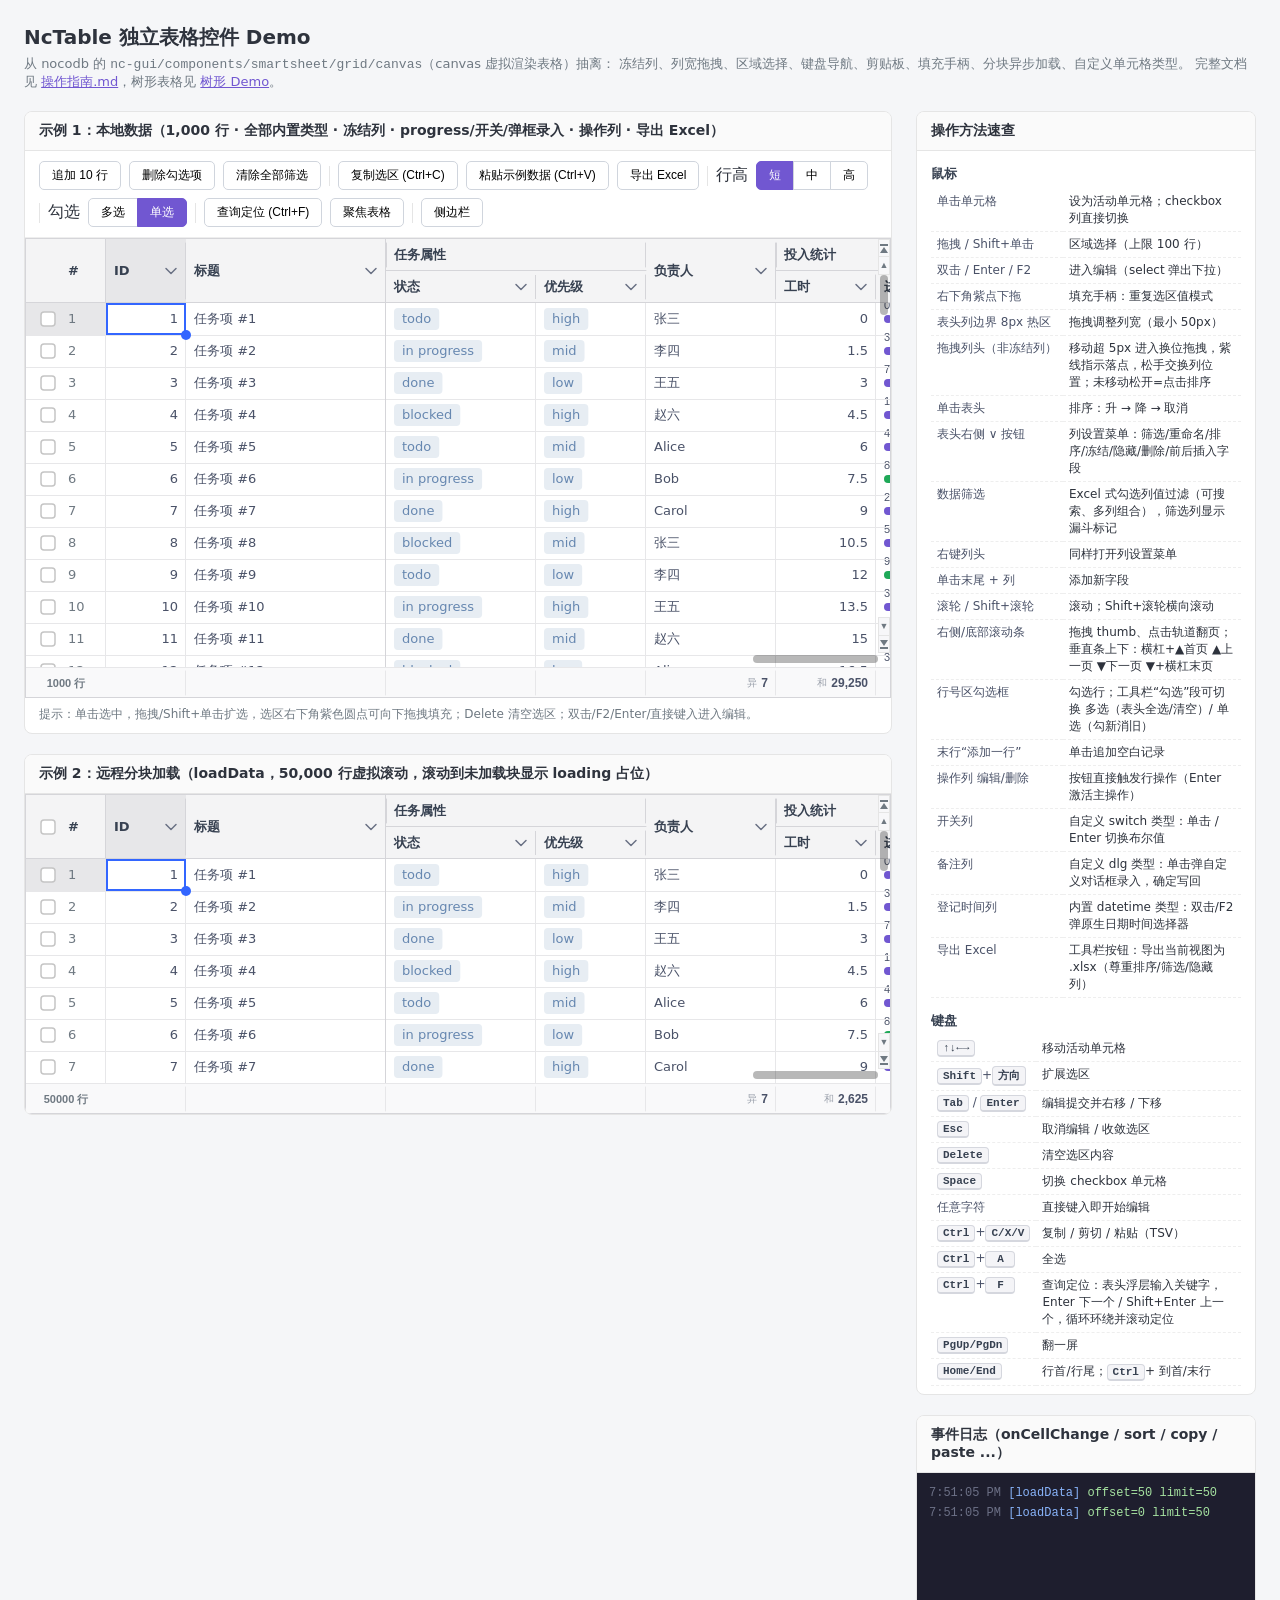
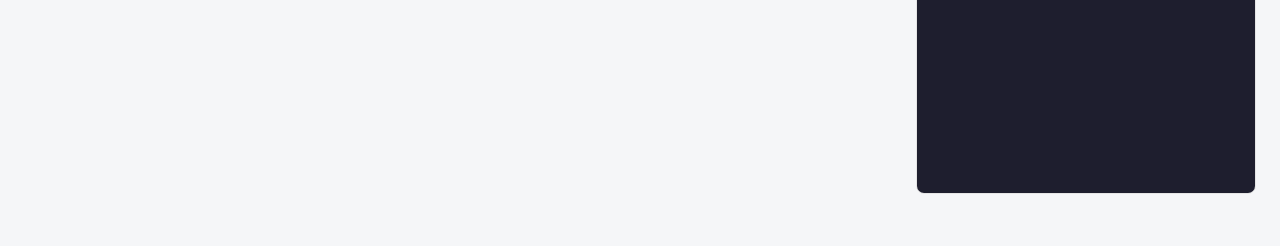
<file: nc-table/example/index.html>
<!DOCTYPE html>
<html lang="zh-CN">
<head>
  <meta charset="UTF-8" />
  <meta name="viewport" content="width=device-width, initial-scale=1.0" />
  <title>NcTable - Canvas 表格控件 Demo 与操作说明</title>
  <link rel="stylesheet" href="../src/nc-table.css?v=20260917d" />
  <style>
    body {
      margin: 0;
      padding: 24px;
      font-family: Inter, ui-sans-serif, system-ui, sans-serif;
      background: #f5f6f8;
      color: #2e333d;
    }
    h1 { font-size: 20px; margin: 0 0 4px; }
    .sub { color: #6f7982; font-size: 13px; margin-bottom: 20px; }
    .sub a { color: #7157d1; }
    .card {
      background: #fff;
      border: 1px solid #e5e5e5;
      border-radius: 8px;
      margin-bottom: 20px;
      overflow: hidden;
    }
    .card h2 {
      font-size: 14px;
      margin: 0;
      padding: 10px 14px;
      border-bottom: 1px solid #e5e5e5;
      background: #fafafa;
    }
    .toolbar {
      display: flex;
      gap: 8px;
      padding: 10px 14px;
      border-bottom: 1px solid #eee;
      flex-wrap: wrap;
      align-items: center;
    }
    .toolbar button, .seg button {
      padding: 5px 12px;
      font-size: 12px;
      border: 1px solid #d0d5dd;
      background: #fff;
      border-radius: 5px;
      cursor: pointer;
    }
    .toolbar button:hover, .seg button:hover { background: #f2f0ff; border-color: #7157d1; }
    .toolbar .sep { width: 1px; height: 20px; background: #e5e5e5; }
    .seg { display: inline-flex; gap: 0; }
    .seg button { border-radius: 0; margin-left: -1px; }
    .seg button:first-child { border-radius: 5px 0 0 5px; margin-left: 0; }
    .seg button:last-child { border-radius: 0 5px 5px 0; }
    .seg button.on { background: #7157d1; border-color: #7157d1; color: #fff; }
    .grid { display: grid; grid-template-columns: minmax(0, 1fr) 340px; gap: 24px; align-items: start; }
    #table1 { height: 460px; }
.t-with-side { display: flex; align-items: stretch; }
.t-with-side > .table-host { flex: 1 1 auto; min-width: 0; }
#side {
  flex: 0 0 300px; width: 300px; height: 460px; display: flex; flex-direction: column;
  border-left: 1px solid #d5d5d9; background: #fafbfc; box-sizing: border-box;
  font-size: 12px; color: #374151;
}
#side[hidden] { display: none; }
#side .side-tabs { display: flex; align-items: center; background: #fff; border-bottom: 1px solid #e7e7e9; flex: 0 0 auto; }
#side .stab {
  flex: 1 1 auto; border: none; background: none; padding: 9px 2px 7px; font: inherit;
  color: #6a7184; cursor: pointer; border-bottom: 2px solid transparent; white-space: nowrap;
}
#side .stab:hover { color: #7157d1; }
#side .stab.on { color: #7157d1; font-weight: 600; border-bottom-color: #7157d1; }
#side .close { border: none; background: none; font-size: 16px; line-height: 1; color: #6a7184; cursor: pointer; padding: 0 8px 0 4px; }
#side .side-body { flex: 1 1 auto; overflow-y: auto; padding: 10px 12px; }
#side .spane { display: none; }
#side .spane.on { display: block; }
#side .sec { border-top: 1px solid #e7e7e9; margin-top: 10px; padding-top: 10px; }
#side .sec > .sect { display: block; margin-bottom: 4px; color: #6a7184; }
#side .fld { margin: 0 0 8px; }
#side .fld > label { display: block; margin-bottom: 2px; color: #6a7184; }
#side .fld input, #side .fld select, #side .fld textarea {
  width: 100%; box-sizing: border-box; border: 1px solid #d5d5d9; border-radius: 4px;
  padding: 4px 6px; font: inherit; background: #fff;
}
#side .fld textarea { height: 72px; resize: vertical; }
#side .chk { display: flex; align-items: center; gap: 6px; margin: 0 0 8px; cursor: pointer; }
#side .chk input { width: auto; }
#side button.sbtn { border: 1px solid #d5d5d9; background: #fff; border-radius: 4px; padding: 3px 10px; cursor: pointer; font: inherit; }
#side button.sbtn:hover { border-color: #7157d1; color: #7157d1; }
#side button.sbtn.danger:hover { border-color: #e24d4d; color: #e24d4d; }
#side .meta { background: #f4f4f7; border: 1px solid #ececf1; border-radius: 4px; padding: 4px 8px; word-break: break-all; color: #4a5268; }
#side .hint { color: #9aa2af; }
#side .hidlist .it { display: flex; justify-content: space-between; align-items: center; gap: 8px; padding: 2px 0; }
#side .rv-nav { display: flex; align-items: center; gap: 4px; margin-bottom: 8px; }
#side .rv-nav button {
  flex: 0 0 auto; width: 28px; height: 24px; padding: 0; border: 1px solid #d5d5d9; background: #fff;
  border-radius: 4px; cursor: pointer; font-size: 11px; color: #4a5268; line-height: 1;
}
#side .rv-nav button:hover:not(:disabled) { border-color: #7157d1; color: #7157d1; background: #f7f5ff; }
#side .rv-nav button:disabled { color: #c3c8d2; background: #f4f5f7; cursor: default; }
#side .rv-nav .rv-pos { flex: 1 1 auto; display: flex; align-items: center; justify-content: center; gap: 3px; color: #6a7184; }
#side .rv-nav .rv-pos input {
  width: 48px; text-align: center; border: 1px solid #d5d5d9; border-radius: 4px; padding: 2px 2px; font: inherit; background: #fff;
}
#side .rv-nav .rv-pos input:focus { outline: none; border-color: #7157d1; }
    /* 行数据树弹层编辑器（挂在 body 下，fixed 定位） */
    .rt-pop {
      position: fixed; z-index: 120; background: #fff; border: 1px solid #d0d5dd; border-radius: 6px;
      box-shadow: 0 10px 28px rgba(20, 22, 40, 0.18); padding: 8px 10px;
      font: 12px Inter, ui-sans-serif, system-ui, sans-serif; color: #374151;
    }
    .rt-pop .t { color: #6a7184; margin-bottom: 4px; }
    .rt-pop input, .rt-pop select {
      width: 100%; min-width: 150px; box-sizing: border-box; border: 1px solid #d5d5d9; border-radius: 4px;
      padding: 4px 6px; font: inherit; background: #fff;
    }
    .rt-pop .chk { display: flex; align-items: center; gap: 6px; }
    #table2 { height: 320px; }
    /* 自定义弹框（dlg 单元格类型示例） */
    .dlg-mask {
      position: fixed; inset: 0; z-index: 100;
      background: rgba(15, 17, 26, 0.45);
      display: flex; align-items: center; justify-content: center;
    }
    .dlg-box {
      width: 420px; background: #fff; border-radius: 10px;
      box-shadow: 0 16px 48px rgba(0, 0, 0, 0.28);
      padding: 16px 18px; font-size: 13px; color: #2e333d;
    }
    .dlg-title { font-weight: 600; font-size: 14px; margin-bottom: 10px; }
    .dlg-box textarea {
      width: 100%; height: 96px; box-sizing: border-box;
      border: 1px solid #d0d5dd; border-radius: 6px; padding: 8px 10px;
      font: 400 13px Inter, ui-sans-serif, system-ui, sans-serif;
      color: #2e333d; resize: vertical; outline: none;
    }
    .dlg-box textarea:focus { border-color: #7157d1; box-shadow: 0 0 0 3px rgba(113, 87, 209, 0.15); }
    .dlg-btns { display: flex; justify-content: flex-end; gap: 8px; margin-top: 12px; }
    .dlg-btns button { padding: 6px 16px; font-size: 12px; border: 1px solid #d0d5dd; background: #fff; border-radius: 5px; cursor: pointer; }
    .dlg-btns button.primary { background: #7157d1; border-color: #7157d1; color: #fff; }
    .dlg-btns button:hover { border-color: #7157d1; }
    /* 操作说明面板 */
    .ops h3 { font-size: 13px; margin: 14px 14px 6px; color: #374151; }
    .ops h3:first-child { margin-top: 10px; }
    .ops table { width: calc(100% - 28px); margin: 0 14px 8px; border-collapse: collapse; font-size: 12px; }
    .ops td { padding: 4px 6px; border-bottom: 1px dashed #eee; vertical-align: top; }
    .ops td:first-child { white-space: nowrap; color: #4a5268; }
    kbd {
      display: inline-block; min-width: 18px; text-align: center;
      padding: 1px 5px; font: 600 11px Consolas, monospace;
      background: #f4f4f7; border: 1px solid #d5d7de; border-bottom-width: 2px; border-radius: 4px;
      color: #374151;
    }
    #log {
      height: 300px;
      overflow-y: auto;
      background: #1e1e2e;
      color: #a6e3a1;
      font: 12px/1.7 Consolas, monospace;
      padding: 10px 12px;
      border-radius: 8px;
    }
    #log .ev { color: #89b4fa; }
    #log .ts { color: #6c7086; }
    .foot { color: #6f7982; font-size: 12px; margin-top: 8px; }
  </style>
</head>
<body>
  <h1>NcTable 独立表格控件 Demo</h1>
  <div class="sub">
    从 nocodb 的 <code>nc-gui/components/smartsheet/grid/canvas</code>（canvas 虚拟渲染表格）抽离：
    冻结列、列宽拖拽、区域选择、键盘导航、剪贴板、填充手柄、分块异步加载、自定义单元格类型。
    完整文档见 <a href="../操作指南.md">操作指南.md</a>，树形表格见 <a href="tree.html">树形 Demo</a>。
  </div>

  <div class="grid">
    <div>
      <div class="card">
        <h2>示例 1：本地数据（1,000 行 · 全部内置类型 · 冻结列 · progress/开关/弹框录入 · 操作列 · 导出 Excel）</h2>
        <div class="toolbar">
          <button id="btn-add">追加 10 行</button>
          <button id="btn-del">删除勾选项</button>
          <button id="btn-clearf">清除全部筛选</button>
          <span class="sep"></span>
          <button id="btn-copy">复制选区 (Ctrl+C)</button>
          <button id="btn-paste">粘贴示例数据 (Ctrl+V)</button>
          <button id="btn-export">导出 Excel</button>
          <span class="sep"></span>
          行高
          <span class="seg" id="seg-rowh">
            <button data-h="32" class="on">短</button><button data-h="60">中</button><button data-h="90">高</button>
          </span>
          <span class="sep"></span>
          勾选
          <span class="seg" id="seg-rowsel">
            <button data-m="multiple">多选</button><button data-m="single" class="on">单选</button>
          </span>
          <span class="sep"></span>
          <button id="btn-search">查询定位 (Ctrl+F)</button>
          <button id="btn-focus">聚焦表格</button>
          <span class="sep"></span>
          <button id="btn-side">侧边栏</button>
        </div>
        <div class="t-with-side">
          <div id="table1" class="table-host"></div>
          <aside id="side" hidden>
            <div class="side-tabs" id="side-tabs">
              <button class="stab on" data-tab="col">列属性</button>
              <button class="stab" data-tab="row">行数据</button>
              <button class="stab" data-tab="cell">单元格</button>
              <button class="stab" data-tab="ext">自定义</button>
              <button class="close" id="btn-side-close" title="关闭">×</button>
            </div>
            <div class="side-body">
              <section class="spane on" data-pane="col">
                <div id="cp-empty" class="hint" hidden>点击表格中的单元格后，可在此编辑当前列的属性。</div>
                <div id="cp-form">
                  <div class="fld"><label>列标题</label><input id="cp-title" /></div>
                  <div class="fld"><label>字段 key / 分组</label><div class="meta" id="cp-key">-</div></div>
                  <div class="fld"><label>数据类型</label><select id="cp-type"></select></div>
                  <div class="fld" id="cp-options-wrap"><label>选项（每行一个，支持 <code>标签=值</code>）</label><textarea id="cp-options"></textarea></div>
                  <div class="fld"><label>占位提示</label><input id="cp-placeholder" /></div>
                  <div class="fld"><label>列宽 (px)</label><input id="cp-width" type="number" min="50" step="1" /></div>
                  <div class="fld"><label>数据对齐</label>
                    <select id="cp-align">
                      <option value="">默认（按类型）</option>
                      <option value="left">左对齐</option>
                      <option value="center">居中</option>
                      <option value="right">右对齐</option>
                    </select>
                  </div>
                  <label class="chk"><input type="checkbox" id="cp-fixed" /> 固定到左侧</label>
                  <label class="chk"><input type="checkbox" id="cp-sortable" /> 允许排序</label>
                  <div style="display:flex;gap:8px;">
                    <button class="sbtn" id="btn-cp-hide">隐藏本列</button>
                    <button class="sbtn danger" id="btn-cp-del">删除本列</button>
                  </div>
                </div>
                <div class="sec" id="cp-hidden-sec">
                  <span class="sect">已隐藏字段（<span id="cp-hidden-n">0</span>）</span>
                  <div class="hidlist" id="cp-hidden"></div>
                  <div style="margin-top:6px;"><button class="sbtn" id="btn-cp-showall">全部恢复</button></div>
                </div>
              </section>

              <section class="spane" data-pane="row">
                <div class="rv-nav">
                  <button id="btn-rv-first" title="首行">⏮</button>
                  <button id="btn-rv-prev" title="上一行">◀</button>
                  <span class="rv-pos"><input id="rv-cur" type="number" min="1" step="1" /> / <span id="rv-total">0</span></span>
                  <button id="btn-rv-next" title="下一行">▶</button>
                  <button id="btn-rv-last" title="末行">⏭</button>
                </div>
                <div id="rv-grid" style="height:320px;"></div>
              </section>

              <section class="spane" data-pane="cell">
                <div class="fld"><label>当前单元格</label><div id="side-cell" class="hint">未选中</div></div>
                <div class="fld"><label>原始值</label><div class="meta" id="cc-raw">-</div></div>
                <div class="fld"><label>显示文本</label><div class="meta" id="cc-text">-</div></div>
                <div class="fld"><label>编辑值</label><div id="cc-edit"></div></div>
                <div style="display:flex;gap:8px;">
                  <button class="sbtn" id="btn-cc-copy">复制显示值</button>
                  <button class="sbtn danger" id="btn-cc-clear">清空单元格</button>
                </div>
              </section>

              <section class="spane" data-pane="ext">
                <div class="fld"><label>快捷备注（写入“备注”列）</label>
                  <textarea id="side-note" placeholder="输入备注后点保存"></textarea>
                  <div style="margin-top:6px;"><button id="btn-note-save" class="sbtn">保存备注</button></div>
                </div>
                <div class="sec">
                  <span class="sect">扩展插槽</span>
                  <div class="hint">可在此挂接自定义面板：审批流、附件、AI 生成、批量工具等（示例占位）。</div>
                  <div id="side-ext"></div>
                </div>
              </section>
            </div>
          </aside>
        </div>
        <div class="foot" style="padding:0 14px 10px;">
          提示：单击选中，拖拽/Shift+单击扩选，选区右下角紫色圆点可向下拖拽填充；Delete 清空选区；双击/F2/Enter/直接键入进入编辑。
        </div>
      </div>

      <div class="card">
        <h2>示例 2：远程分块加载（loadData，50,000 行虚拟滚动，滚动到未加载块显示 loading 占位）</h2>
        <div id="table2"></div>
      </div>
    </div>

    <div>
      <div class="card ops">
        <h2>操作方法速查</h2>
        <h3>鼠标</h3>
        <table>
          <tr><td>单击单元格</td><td>设为活动单元格；checkbox 列直接切换</td></tr>
          <tr><td>拖拽 / Shift+单击</td><td>区域选择（上限 100 行）</td></tr>
          <tr><td>双击 / Enter / F2</td><td>进入编辑（select 弹出下拉）</td></tr>
          <tr><td>右下角紫点下拖</td><td>填充手柄：重复选区值模式</td></tr>
          <tr><td>表头列边界 8px 热区</td><td>拖拽调整列宽（最小 50px）</td></tr>
          <tr><td>拖拽列头（非冻结列）</td><td>移动超 5px 进入换位拖拽，紫线指示落点，松手交换列位置；未移动松开=点击排序</td></tr>
          <tr><td>单击表头</td><td>排序：升 → 降 → 取消</td></tr>
          <tr><td>表头右侧 ∨ 按钮</td><td>列设置菜单：筛选/重命名/排序/冻结/隐藏/删除/前后插入字段</td></tr>
          <tr><td>数据筛选</td><td>Excel 式勾选列值过滤（可搜索、多列组合），筛选列显示漏斗标记</td></tr>
          <tr><td>右键列头</td><td>同样打开列设置菜单</td></tr>
          <tr><td>单击末尾 + 列</td><td>添加新字段</td></tr>
          <tr><td>滚轮 / Shift+滚轮</td><td>滚动；Shift+滚轮横向滚动</td></tr>
          <tr><td>右侧/底部滚动条</td><td>拖拽 thumb、点击轨道翻页；垂直条上下：横杠+▲首页 ▲上一页 ▼下一页 ▼+横杠末页</td></tr>
          <tr><td>行号区勾选框</td><td>勾选行；工具栏“勾选”段可切换 多选（表头全选/清空）/ 单选（勾新消旧）</td></tr>
          <tr><td>末行“添加一行”</td><td>单击追加空白记录</td></tr>
          <tr><td>操作列 编辑/删除</td><td>按钮直接触发行操作（Enter 激活主操作）</td></tr>
          <tr><td>开关列</td><td>自定义 switch 类型：单击 / Enter 切换布尔值</td></tr>
          <tr><td>备注列</td><td>自定义 dlg 类型：单击弹自定义对话框录入，确定写回</td></tr>
          <tr><td>登记时间列</td><td>内置 datetime 类型：双击/F2 弹原生日期时间选择器</td></tr>
          <tr><td>导出 Excel</td><td>工具栏按钮：导出当前视图为 .xlsx（尊重排序/筛选/隐藏列）</td></tr>
        </table>
        <h3>键盘</h3>
        <table>
          <tr><td><kbd>↑↓←→</kbd></td><td>移动活动单元格</td></tr>
          <tr><td><kbd>Shift</kbd>+<kbd>方向</kbd></td><td>扩展选区</td></tr>
          <tr><td><kbd>Tab</kbd> / <kbd>Enter</kbd></td><td>编辑提交并右移 / 下移</td></tr>
          <tr><td><kbd>Esc</kbd></td><td>取消编辑 / 收敛选区</td></tr>
          <tr><td><kbd>Delete</kbd></td><td>清空选区内容</td></tr>
          <tr><td><kbd>Space</kbd></td><td>切换 checkbox 单元格</td></tr>
          <tr><td>任意字符</td><td>直接键入即开始编辑</td></tr>
          <tr><td><kbd>Ctrl</kbd>+<kbd>C/X/V</kbd></td><td>复制 / 剪切 / 粘贴（TSV）</td></tr>
          <tr><td><kbd>Ctrl</kbd>+<kbd>A</kbd></td><td>全选</td></tr>
          <tr><td><kbd>Ctrl</kbd>+<kbd>F</kbd></td><td>查询定位：表头浮层输入关键字，Enter 下一个 / Shift+Enter 上一个，循环环绕并滚动定位</td></tr>
          <tr><td><kbd>PgUp/PgDn</kbd></td><td>翻一屏</td></tr>
          <tr><td><kbd>Home/End</kbd></td><td>行首/行尾；<kbd>Ctrl</kbd>+ 到首/末行</td></tr>
        </table>
      </div>
      <div class="card">
        <h2>事件日志（onCellChange / sort / copy / paste ...）</h2>
        <div id="log" style="border-radius:0;border:none;"></div>
      </div>
    </div>
  </div>

  <script src="../src/nc-table.js?v=20260917d"></script>
  <script src="main.js?v=20260917d"></script>
</body>
</html>
</file>
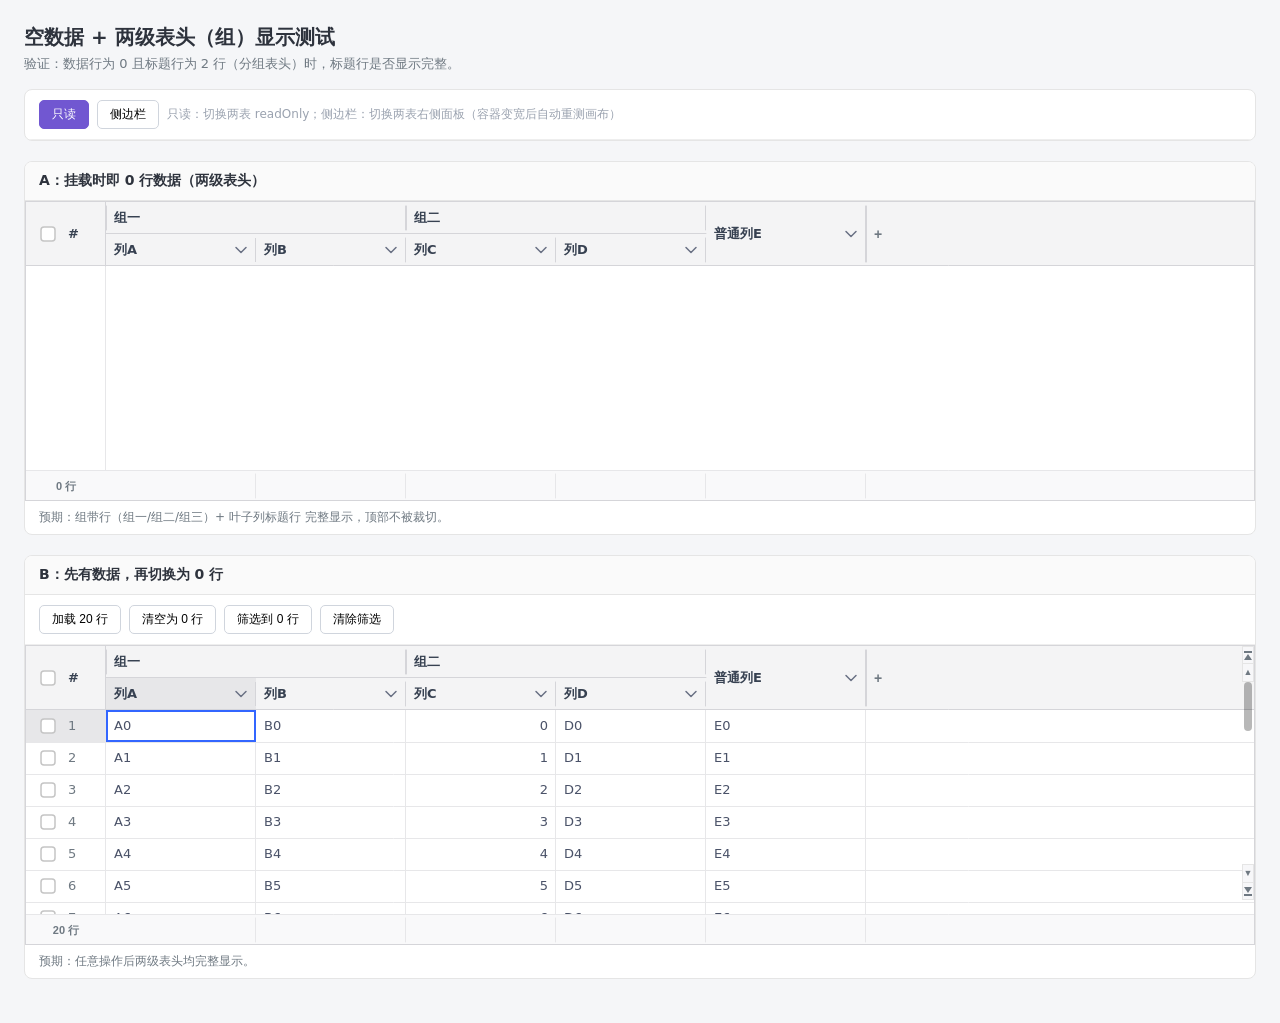
<file: nc-table/example/demo_null_data.html>
<!DOCTYPE html>
<html lang="zh-CN">
<head>
  <meta charset="UTF-8" />
  <meta name="viewport" content="width=device-width, initial-scale=1.0" />
  <title>NcTable - 空数据 + 两级表头 测试页</title>
  <link rel="stylesheet" href="../src/nc-table.css" />
  <style>
    body { margin: 0; padding: 24px; font-family: Inter, ui-sans-serif, system-ui, sans-serif; background: #f5f6f8; color: #2e333d; }
    h1 { font-size: 20px; margin: 0 0 4px; }
    .sub { color: #6f7982; font-size: 13px; margin-bottom: 16px; }
    .card { background: #fff; border: 1px solid #e5e5e5; border-radius: 8px; margin-bottom: 20px; overflow: hidden; }
    .card h2 { font-size: 14px; margin: 0; padding: 10px 14px; border-bottom: 1px solid #e5e5e5; background: #fafafa; }
    .toolbar { display: flex; gap: 8px; padding: 10px 14px; border-bottom: 1px solid #eee; flex-wrap: wrap; align-items: center; }
    .toolbar button { padding: 5px 12px; font-size: 12px; border: 1px solid #d0d5dd; background: #fff; border-radius: 5px; cursor: pointer; }
    .toolbar button:hover { background: #f2f0ff; border-color: #7157d1; }
    .toolbar button.on { background: #7157d1; border-color: #7157d1; color: #fff; }
    .t-with-side { display: flex; align-items: stretch; }
    .t-with-side > .table-host { flex: 1 1 auto; min-width: 0; }
    #tableA { height: 300px; }
    #tableB { height: 300px; }
    .side {
      flex: 0 0 260px; width: 260px; height: 300px; overflow-y: auto; box-sizing: border-box;
      border-left: 1px solid #d5d5d9; background: #fafbfc; padding: 10px 12px; font-size: 12px; color: #374151;
    }
    .side[hidden] { display: none; }
    .side h3 { margin: 0 0 8px; font-size: 13px; }
    .side .sec { border-top: 1px solid #e7e7e9; margin-top: 10px; padding-top: 10px; }
    .side .hint { color: #9aa2af; }
    .foot { color: #6f7982; font-size: 12px; padding: 8px 14px; }
  </style>
</head>
<body>
  <h1>空数据 + 两级表头（组）显示测试</h1>
  <div class="sub">验证：数据行为 0 且标题行为 2 行（分组表头）时，标题行是否显示完整。</div>

  <div class="card">
    <div class="toolbar">
      <button id="btn-readonly" class="on">只读</button>
      <button id="btn-side">侧边栏</button>
      <span style="color:#9aa2af;font-size:12px;">只读：切换两表 readOnly；侧边栏：切换两表右侧面板（容器变宽后自动重测画布）</span>
    </div>
  </div>

  <div class="card">
    <h2>A：挂载时即 0 行数据（两级表头）</h2>
    <div class="t-with-side">
      <div id="tableA" class="table-host"></div>
      <aside id="sideA" class="side" hidden>
        <h3>侧边栏 A</h3>
        <div class="sec">
          <div><label style="color:#6a7184">当前列</label><div id="curColA" class="hint">未选中</div></div>
        </div>
        <div class="sec"><span class="hint">空数据时点击表头即可获取当前列（column-click 事件 / getActiveColumn()）。</span></div>
      </aside>
    </div>
    <div class="foot">预期：组带行（组一/组二/组三）+ 叶子列标题行 完整显示，顶部不被裁切。</div>
  </div>

  <div class="card">
    <h2>B：先有数据，再切换为 0 行</h2>
    <div class="toolbar">
      <button id="btnFill">加载 20 行</button>
      <button id="btnEmpty">清空为 0 行</button>
      <button id="btnFilter0">筛选到 0 行</button>
      <button id="btnClearFilter">清除筛选</button>
    </div>
    <div class="t-with-side">
      <div id="tableB" class="table-host"></div>
      <aside id="sideB" class="side" hidden>
        <h3>侧边栏 B</h3>
        <div class="sec">
          <div><label style="color:#6a7184">当前列</label><div id="curColB" class="hint">未选中</div></div>
        </div>
        <div class="sec"><span class="hint">空数据时点击表头即可获取当前列（column-click 事件 / getActiveColumn()）。</span></div>
      </aside>
    </div>
    <div class="foot">预期：任意操作后两级表头均完整显示。</div>
  </div>

  <script src="../src/nc-table.js"></script>
  <script>
    var columns = [
      { key: 'a', title: '组一|列A', type: 'text', width: 150 },
      { key: 'b', title: '组一|列B', type: 'text', width: 150 },
      { key: 'c', title: '组二|列C', type: 'number', width: 150 },
      { key: 'd', title: '组二|列D', type: 'text', width: 150 },
      { key: 'e', title: '普通列E', type: 'text', width: 160 },
    ];

    function makeRows(n) {
      var rows = [];
      for (var i = 0; i < n; i++) {
        rows.push({ a: 'A' + i, b: 'B' + i, c: i, d: 'D' + i, e: 'E' + i });
      }
      return rows;
    }

    window.tableA = NcTable.mount('#tableA', { columns: columns, rows: [], readOnly: true, showAggregation: true });

    window.tableB = NcTable.mount('#tableB', { columns: columns, rows: makeRows(20), readOnly: true, showAggregation: true });

    // 工具条：只读切换
    var btnReadonly = document.getElementById('btn-readonly');
    btnReadonly.addEventListener('click', function () {
      var ro = !tableA.readOnly;
      tableA.readOnly = ro;
      tableB.readOnly = ro;
      btnReadonly.classList.toggle('on', ro);
      tableA.scheduleRender();
      tableB.scheduleRender();
    });

    // 工具条：侧边栏切换（容器变宽后需触发 resize 让画布重新测量）
    function sideRefreshLayout() { window.dispatchEvent(new Event('resize')) }
    var btnSide = document.getElementById('btn-side');
    btnSide.addEventListener('click', function () {
      var show = document.getElementById('sideA').hidden;
      document.getElementById('sideA').hidden = !show;
      document.getElementById('sideB').hidden = !show;
      btnSide.classList.toggle('on', show);
      sideRefreshLayout();
    });

    // 当前列展示：空数据时点击表头（column-click），有数据时随活动单元格（selection-change）
    function bindCurCol(table, el) {
      function fill() {
        var c = table.getActiveColumn();
        el.textContent = c ? c.title + '（' + c.key + '，第 ' + (table.columns.indexOf(c) + 1) + ' 列）' : '未选中';
        el.classList.toggle('hint', !c);
      }
      table.on('column-click', fill);
      table.on('selection-change', fill);
    }
    bindCurCol(window.tableA, document.getElementById('curColA'));
    bindCurCol(window.tableB, document.getElementById('curColB'));

    document.getElementById('btnFill').addEventListener('click', function () {
      tableB.setData(makeRows(20));
    });
    document.getElementById('btnEmpty').addEventListener('click', function () {
      tableB.setData([]);
    });
    document.getElementById('btnFilter0').addEventListener('click', function () {
      tableB.setFilter('a', ['不存在的值']);
    });
    document.getElementById('btnClearFilter').addEventListener('click', function () {
      tableB.clearFilters();
    });
  </script>
</body>
</html>
</file>
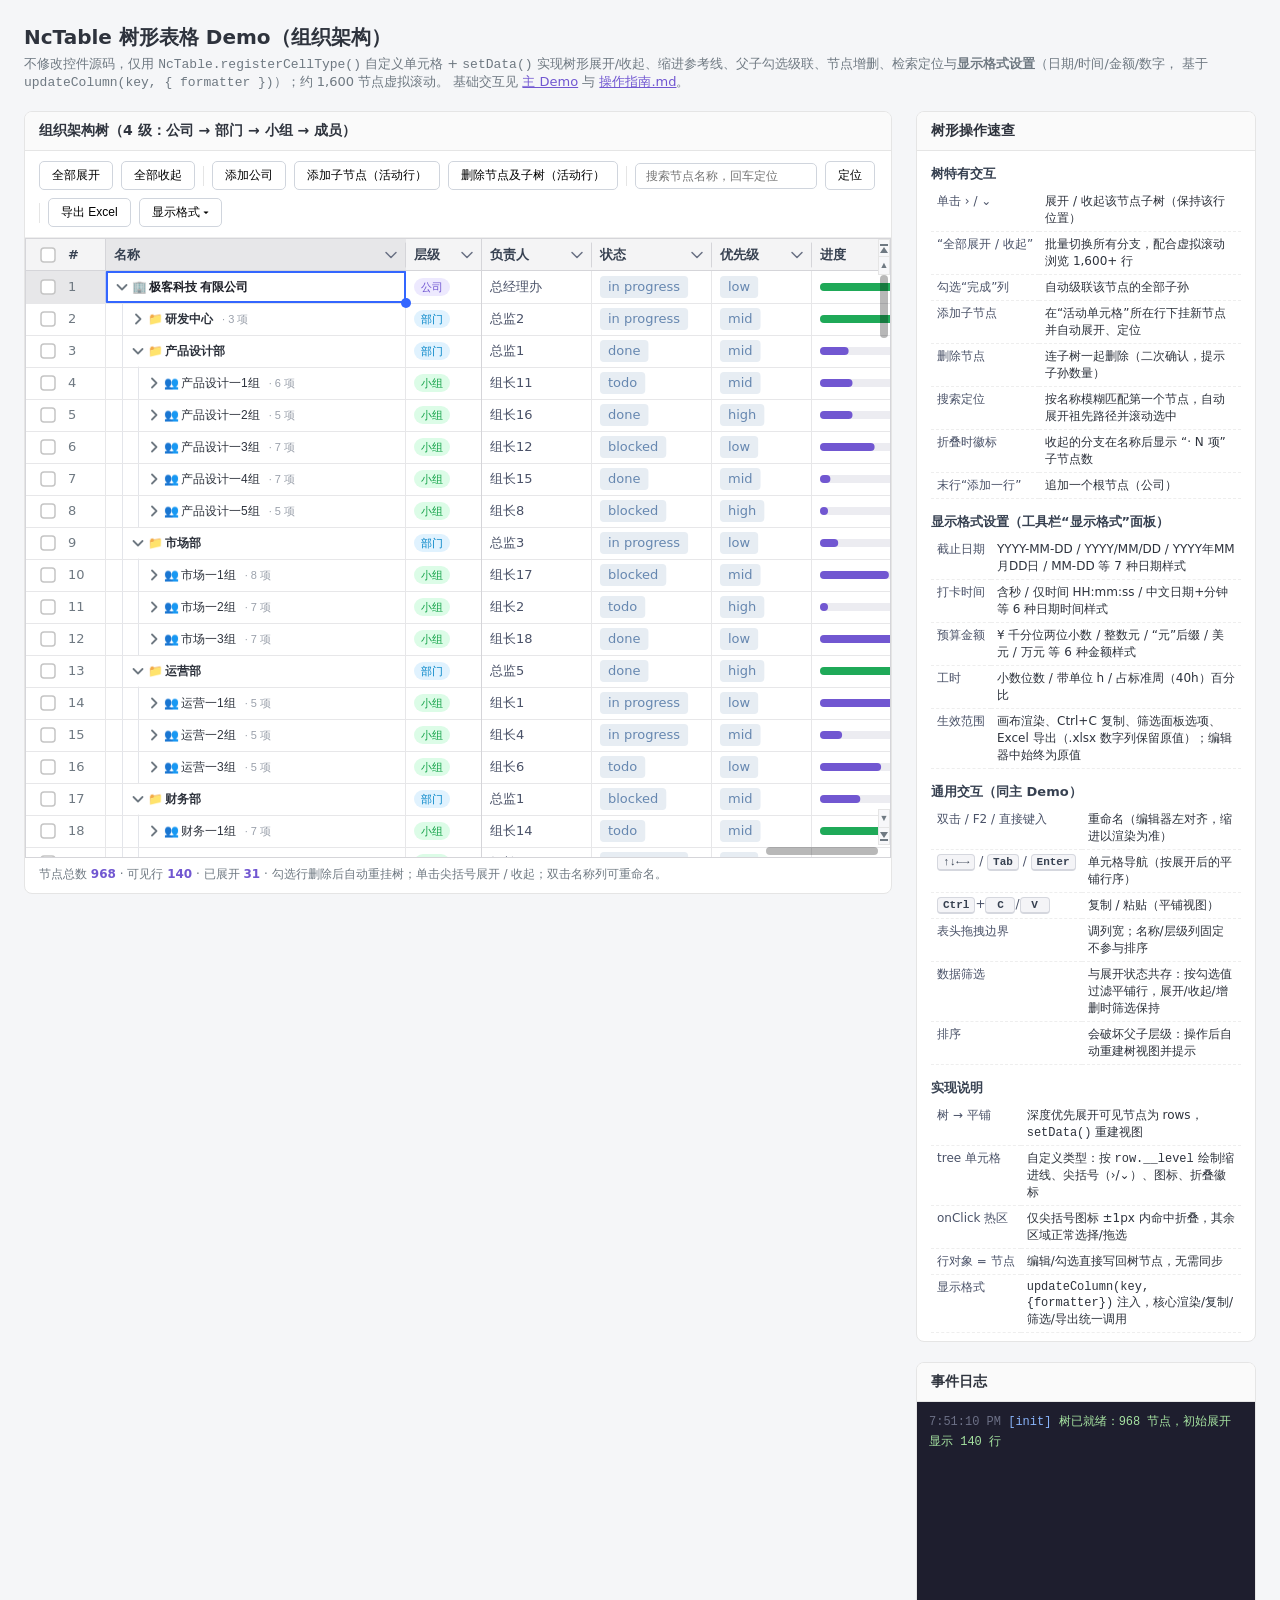
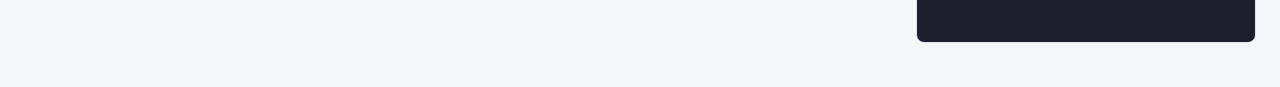
<file: nc-table/example/tree.html>
<!DOCTYPE html>
<html lang="zh-CN">
<head>
  <meta charset="UTF-8" />
  <meta name="viewport" content="width=device-width, initial-scale=1.0" />
  <title>NcTable - 树形表格 Demo（组织架构）</title>
  <link rel="stylesheet" href="../src/nc-table.css" />
  <style>
    body {
      margin: 0;
      padding: 24px;
      font-family: Inter, ui-sans-serif, system-ui, sans-serif;
      background: #f5f6f8;
      color: #2e333d;
    }
    h1 { font-size: 20px; margin: 0 0 4px; }
    .sub { color: #6f7982; font-size: 13px; margin-bottom: 20px; }
    .sub a { color: #7157d1; }
    .card {
      background: #fff;
      border: 1px solid #e5e5e5;
      border-radius: 8px;
      margin-bottom: 20px;
      overflow: hidden;
    }
    .card h2 {
      font-size: 14px;
      margin: 0;
      padding: 10px 14px;
      border-bottom: 1px solid #e5e5e5;
      background: #fafafa;
    }
    .toolbar {
      display: flex;
      gap: 8px;
      padding: 10px 14px;
      border-bottom: 1px solid #eee;
      flex-wrap: wrap;
      align-items: center;
    }
    .toolbar button {
      padding: 5px 12px;
      font-size: 12px;
      border: 1px solid #d0d5dd;
      background: #fff;
      border-radius: 5px;
      cursor: pointer;
    }
    .toolbar button:hover { background: #f2f0ff; border-color: #7157d1; }
    .toolbar button.on { background: #7157d1; border-color: #7157d1; color: #fff; }
    .toolbar .sep { width: 1px; height: 20px; background: #e5e5e5; }
    .toolbar input {
      padding: 5px 10px;
      font-size: 12px;
      border: 1px solid #d0d5dd;
      border-radius: 5px;
      width: 160px;
      outline: none;
    }
    .toolbar input:focus { border-color: #7157d1; box-shadow: 0 0 0 3px rgba(113, 87, 209, 0.15); }
    /* 显示格式设置面板 */
    .fmt-panel {
      display: grid;
      grid-template-columns: repeat(2, minmax(0, 1fr));
      gap: 10px 28px;
      padding: 12px 14px;
      border-bottom: 1px solid #eee;
      background: #fbfaff;
      font-size: 12px;
    }
    .fmt-panel[hidden] { display: none; }
    .fmt-item { display: flex; align-items: center; gap: 8px; min-width: 0; }
    .fmt-item label { color: #374151; font-weight: 600; white-space: nowrap; }
    .fmt-item .kind {
      color: #7157d1; font-size: 11px; border: 1px solid #ddd4f8;
      border-radius: 4px; padding: 0 6px; background: #fff; white-space: nowrap;
    }
    .fmt-item select {
      flex: 1; min-width: 0;
      padding: 4px 8px; font-size: 12px;
      border: 1px solid #d0d5dd; border-radius: 5px; outline: none; background: #fff; color: #2e333d;
    }
    .fmt-item select:focus { border-color: #7157d1; }
    .fmt-actions button {
      padding: 4px 12px; font-size: 12px;
      border: 1px solid #d0d5dd; background: #fff; border-radius: 5px; cursor: pointer;
    }
    .fmt-actions button:hover { border-color: #7157d1; background: #f2f0ff; }
    .grid { display: grid; grid-template-columns: minmax(0, 1fr) 340px; gap: 24px; align-items: start; }
    #tree { height: 620px; }
    .foot { color: #6f7982; font-size: 12px; padding: 0 14px 10px; }
    .foot b { color: #7157d1; }
    .ops h3 { font-size: 13px; margin: 14px 14px 6px; color: #374151; }
    .ops h3:first-child { margin-top: 10px; }
    .ops table { width: calc(100% - 28px); margin: 0 14px 8px; border-collapse: collapse; font-size: 12px; }
    .ops td { padding: 4px 6px; border-bottom: 1px dashed #eee; vertical-align: top; }
    .ops td:first-child { white-space: nowrap; color: #4a5268; }
    kbd {
      display: inline-block; min-width: 18px; text-align: center;
      padding: 1px 5px; font: 600 11px Consolas, monospace;
      background: #f4f4f7; border: 1px solid #d5d7de; border-bottom-width: 2px; border-radius: 4px;
      color: #374151;
    }
    #log {
      height: 220px;
      overflow-y: auto;
      background: #1e1e2e;
      color: #a6e3a1;
      font: 12px/1.7 Consolas, monospace;
      padding: 10px 12px;
      border-radius: 8px;
    }
    #log .ev { color: #89b4fa; }
    #log .ts { color: #6c7086; }
  </style>
</head>
<body>
  <h1>NcTable 树形表格 Demo（组织架构）</h1>
  <div class="sub">
    不修改控件源码，仅用 <code>NcTable.registerCellType()</code> 自定义单元格 + <code>setData()</code>
    实现树形展开/收起、缩进参考线、父子勾选级联、节点增删、检索定位与<b>显示格式设置</b>（日期/时间/金额/数字，
    基于 <code>updateColumn(key, { formatter })</code>）；约 1,600 节点虚拟滚动。
    基础交互见 <a href="index.html">主 Demo</a> 与 <a href="../操作指南.md">操作指南.md</a>。
  </div>

  <div class="grid">
    <div>
      <div class="card">
        <h2>组织架构树（4 级：公司 → 部门 → 小组 → 成员）</h2>
        <div class="toolbar">
          <button id="btn-expand">全部展开</button>
          <button id="btn-collapse">全部收起</button>
          <span class="sep"></span>
          <button id="btn-add-root">添加公司</button>
          <button id="btn-add-child">添加子节点（活动行）</button>
          <button id="btn-del">删除节点及子树（活动行）</button>
          <span class="sep"></span>
          <input id="inp-search" placeholder="搜索节点名称，回车定位" />
          <button id="btn-search">定位</button>
          <span class="sep"></span>
          <button id="btn-export">导出 Excel</button>
          <button id="btn-fmt">显示格式 ▾</button>
        </div>
        <div class="fmt-panel" id="fmt-panel" hidden></div>
        <div id="tree"></div>
        <div class="foot" style="padding-top:8px;">
          节点总数 <b id="st-nodes">-</b> · 可见行 <b id="st-rows">-</b> · 已展开 <b id="st-expanded">-</b> ·
          勾选行删除后自动重挂树；单击尖括号展开 / 收起；双击名称列可重命名。
        </div>
      </div>
    </div>

    <div>
      <div class="card ops">
        <h2>树形操作速查</h2>
        <h3>树特有交互</h3>
        <table>
          <tr><td>单击 › / ⌄</td><td>展开 / 收起该节点子树（保持该行位置）</td></tr>
          <tr><td>“全部展开 / 收起”</td><td>批量切换所有分支，配合虚拟滚动浏览 1,600+ 行</td></tr>
          <tr><td>勾选“完成”列</td><td>自动级联该节点的全部子孙</td></tr>
          <tr><td>添加子节点</td><td>在“活动单元格”所在行下挂新节点并自动展开、定位</td></tr>
          <tr><td>删除节点</td><td>连子树一起删除（二次确认，提示子孙数量）</td></tr>
          <tr><td>搜索定位</td><td>按名称模糊匹配第一个节点，自动展开祖先路径并滚动选中</td></tr>
          <tr><td>折叠时徽标</td><td>收起的分支在名称后显示 “· N 项” 子节点数</td></tr>
          <tr><td>末行“添加一行”</td><td>追加一个根节点（公司）</td></tr>
        </table>
        <h3>显示格式设置（工具栏“显示格式”面板）</h3>
        <table>
          <tr><td>截止日期</td><td>YYYY-MM-DD / YYYY/MM/DD / YYYY年MM月DD日 / MM-DD 等 7 种日期样式</td></tr>
          <tr><td>打卡时间</td><td>含秒 / 仅时间 HH:mm:ss / 中文日期+分钟 等 6 种日期时间样式</td></tr>
          <tr><td>预算金额</td><td>¥ 千分位两位小数 / 整数元 / “元”后缀 / 美元 / 万元 等 6 种金额样式</td></tr>
          <tr><td>工时</td><td>小数位数 / 带单位 h / 占标准周（40h）百分比</td></tr>
          <tr><td>生效范围</td><td>画布渲染、Ctrl+C 复制、筛选面板选项、Excel 导出（.xlsx 数字列保留原值）；编辑器中始终为原值</td></tr>
        </table>
        <h3>通用交互（同主 Demo）</h3>
        <table>
          <tr><td>双击 / F2 / 直接键入</td><td>重命名（编辑器左对齐，缩进以渲染为准）</td></tr>
          <tr><td><kbd>↑↓←→</kbd> / <kbd>Tab</kbd> / <kbd>Enter</kbd></td><td>单元格导航（按展开后的平铺行序）</td></tr>
          <tr><td><kbd>Ctrl</kbd>+<kbd>C</kbd>/<kbd>V</kbd></td><td>复制 / 粘贴（平铺视图）</td></tr>
          <tr><td>表头拖拽边界</td><td>调列宽；名称/层级列固定不参与排序</td></tr>
          <tr><td>数据筛选</td><td>与展开状态共存：按勾选值过滤平铺行，展开/收起/增删时筛选保持</td></tr>
          <tr><td>排序</td><td>会破坏父子层级：操作后自动重建树视图并提示</td></tr>
        </table>
        <h3>实现说明</h3>
        <table>
          <tr><td>树 → 平铺</td><td>深度优先展开可见节点为 rows，<code>setData()</code> 重建视图</td></tr>
          <tr><td>tree 单元格</td><td>自定义类型：按 <code>row.__level</code> 绘制缩进线、尖括号（›/⌄）、图标、折叠徽标</td></tr>
          <tr><td>onClick 热区</td><td>仅尖括号图标 ±1px 内命中折叠，其余区域正常选择/拖选</td></tr>
          <tr><td>行对象 = 节点</td><td>编辑/勾选直接写回树节点，无需同步</td></tr>
          <tr><td>显示格式</td><td><code>updateColumn(key,{formatter})</code> 注入，核心渲染/复制/筛选/导出统一调用</td></tr>
        </table>
      </div>
      <div class="card">
        <h2>事件日志</h2>
        <div id="log" style="border-radius:0;border:none;"></div>
      </div>
    </div>
  </div>

  <script src="../src/nc-table.js"></script>
  <script src="tree.js"></script>
</body>
</html>
</file>
<file: nc-table/src/nc-table.css>
﻿/* NcTable 样式 —— 从 nc-gui canvas grid 的 DOM 覆盖层（editor/popup/scroller）抽离 */
.nc-table {
  position: relative;
  box-sizing: border-box;
  width: 100%;
  height: 100%;
  overflow: hidden;
  background: #fff;
  border: 1px solid #d5d5d9; /* nocodb gray300：外边框 */
  font-family: Inter, ui-sans-serif, system-ui, sans-serif;
  user-select: none;
}

.nc-table__canvas {
  display: block;
  outline: none;
}

/* 单元格编辑器（对应 canvas/context/Cell.vue 的 DOM 编辑器覆盖层） */
.nc-table__editor {
  position: absolute;
  z-index: 5;
  box-sizing: border-box;
  border: 2px solid #3366ff;
  border-radius: 2px;
  outline: none;
  padding: 0 7px;
  font: 500 13px Inter, ui-sans-serif, system-ui, sans-serif;
  color: #2e333d;
  background: #fff;
  box-shadow: 0 0 0 3px rgba(51, 102, 255, 0.15);
}

/* select 下拉弹层 */
.nc-table__popup {
  position: absolute;
  z-index: 10;
  max-height: 260px;
  overflow-y: auto;
  margin: 0;
  padding: 4px 0;
  list-style: none;
  background: #ffffff; /* nocodb 默认：白底+灰边+投影 */
  border: 1px solid #e7e7e9;
  border-radius: 6px;
  box-shadow: 0 4px 16px rgba(51, 102, 255, 0.18);
}

.nc-table__popup li {
  padding: 6px 12px;
  font-size: 13px;
  color: #4a5268;
  cursor: pointer;
  white-space: nowrap;
  overflow: hidden;
  text-overflow: ellipsis;
}

.nc-table__popup li:hover {
  background: #f4f4f5;
}

.nc-table__popup li.active {
  color: #3366ff;
  font-weight: 600;
}

/* 滚动条（对应 canvas/components/Scroller.vue） */
.nc-table__scroller {
  position: absolute;
  z-index: 6;
}

.nc-table__scroller--v {
  top: 0;
  right: 0;
  bottom: 12px;
  width: 12px;
  cursor: pointer;
}

.nc-table__scroller--h {
  left: 0;
  right: 12px;
  bottom: 0;
  height: 12px;
  cursor: pointer;
}

.nc-table__thumb {
  position: absolute;
  background: rgba(0, 0, 0, 0.28);
  border-radius: 6px;
  transition: background 0.15s;
}

.nc-table__scroller--v .nc-table__thumb {
  top: 36px;
  right: 2px;
  left: 2px;
  min-height: 40px;
}

/* 垂直滚动条翻页按钮：首页/上一页 顶部，下一页/末页 底部 */
.nc-table__page-btn {
  position: absolute;
  left: 0;
  width: 12px;
  height: 18px;
  box-sizing: border-box;
  display: flex;
  align-items: center;
  justify-content: center;
  font: 400 9px/1 Inter, ui-sans-serif, sans-serif;
  color: #6f7982;
  background: #f7f7f9;
  border: 1px solid #e5e5e5;
  cursor: pointer;
  z-index: 2;
  user-select: none;
}

.nc-table__page-btn:hover { color: #3366ff; background: #f4f4f5; border-color: #e7e7e9; }

.nc-table__page-btn--first { top: 0; }
.nc-table__page-btn--prev { top: 18px; border-top: none; }
.nc-table__page-btn--next { bottom: 18px; border-bottom: none; }
.nc-table__page-btn--last { bottom: 0; }

/* 首页：横杠在上 + 正三角在下；末页：倒三角在上 + 横杠在下（纯 CSS 图形） */
.nc-table__page-btn--first,
.nc-table__page-btn--last {
  flex-direction: column;
  gap: 1px;
}

.nc-table__page-btn--first::before,
.nc-table__page-btn--last::after {
  content: '';
  width: 8px;
  height: 2px;
  background: currentColor;
}

.nc-table__page-btn--first::after,
.nc-table__page-btn--last::before {
  content: '';
  width: 0;
  height: 0;
  border-left: 4px solid transparent;
  border-right: 4px solid transparent;
}

.nc-table__page-btn--first::after { border-bottom: 6px solid currentColor; }
.nc-table__page-btn--last::before { border-top: 6px solid currentColor; }

.nc-table__scroller--h .nc-table__thumb {
  top: 2px;
  right: 0;
  bottom: 2px;
  min-width: 40px;
}

.nc-table__thumb:hover {
  background: rgba(0, 0, 0, 0.45);
}

/* 列设置菜单（对应 SmartsheetHeaderColumnMenu） */
.nc-table__menu {
  position: absolute;
  z-index: 12;
  box-sizing: border-box;
  min-width: 180px;
  padding: 4px 0;
  background: #fff;
  border: 1px solid #e5e5e5;
  border-radius: 8px;
  box-shadow: 0 6px 24px rgba(0, 0, 0, 0.14);
  font-size: 13px;
  color: #4a5268;
}

.nc-table__menu-item {
  padding: 6px 14px;
  cursor: pointer;
  white-space: nowrap;
}

.nc-table__menu-item:hover {
  background: #f0f5ff;
  color: #283644;
}

.nc-table__menu-item.is-active {
  color: #3366ff;
  font-weight: 600;
}

.nc-table__menu-item.is-disabled {
  color: #bbbbc7;
  cursor: not-allowed;
}

.nc-table__menu-item.is-disabled:hover {
  background: transparent;
}

.nc-table__menu-item--danger {
  color: #e24d4d;
}

.nc-table__menu-item--danger:hover {
  background: #fff1f0;
  color: #c9252d;
}

.nc-table__menu-sep {
  height: 1px;
  margin: 4px 0;
  background: #eeeef1;
}

/* 二级子菜单：一级分组项箭头与弹层 */
.nc-table__menu-arrow {
  float: right;
  margin-left: 14px;
  color: #9aa0ab;
  font-size: 11px;
}

.nc-table__menu-item--parent:hover .nc-table__menu-arrow {
  color: #3366ff;
}

.nc-table__menu--sub {
  z-index: 13;
  min-width: 150px;
  max-height: none;
  overflow-y: visible;
}

/* 表头重命名输入框 */
.nc-table__rename {
  position: absolute;
  z-index: 13;
  box-sizing: border-box;
  border: 2px solid #3366ff;
  border-radius: 3px;
  outline: none;
  padding: 0 5px;
  font: 600 13px Inter, ui-sans-serif, system-ui, sans-serif;
  color: #374151;
  background: #fff;
  box-shadow: 0 0 0 3px rgba(51, 102, 255, 0.15);
}

/* 数据筛选面板（Excel 式值勾选） */
.nc-table__filter {
  position: absolute;
  z-index: 14;
  width: 240px;
  background: #fff;
  border: 1px solid #e5e5e5;
  border-radius: 8px;
  box-shadow: 0 6px 24px rgba(0, 0, 0, 0.14);
  font-size: 13px;
  color: #4a5268;
}

.nc-table__filter-search {
  box-sizing: border-box;
  display: block;
  width: calc(100% - 20px);
  margin: 10px 10px 6px;
  padding: 5px 8px;
  border: 1px solid #d0d5dd;
  border-radius: 5px;
  outline: none;
  font-size: 12px;
}

.nc-table__filter-search:focus {
  border-color: #3366ff;
  box-shadow: 0 0 0 2px rgba(51, 102, 255, 0.15);
}

.nc-table__filter-head {
  display: flex;
  align-items: center;
  gap: 6px;
  padding: 4px 10px;
  border-bottom: 1px solid #eeeef1;
  font-weight: 600;
  cursor: pointer;
}

.nc-table__filter-list {
  max-height: 220px;
  overflow-y: auto;
  padding: 4px 0;
}

.nc-table__filter-row {
  display: flex;
  align-items: center;
  gap: 6px;
  padding: 3px 10px;
  cursor: pointer;
  white-space: nowrap;
}

.nc-table__filter-row:hover {
  background: #f7f6ff;
}

.nc-table__filter-row span {
  overflow: hidden;
  text-overflow: ellipsis;
}

.nc-table__filter input[type="checkbox"] {
  accent-color: #3366ff;
  margin: 0;
  flex: none;
}

.nc-table__filter-foot {
  display: flex;
  justify-content: flex-end;
  gap: 8px;
  padding: 8px 10px;
  border-top: 1px solid #eeeef1;
}

.nc-table__filter-foot button {
  padding: 4px 14px;
  font-size: 12px;
  border: 1px solid #d0d5dd;
  border-radius: 5px;
  background: #fff;
  cursor: pointer;
}

.nc-table__filter-foot button.is-primary {
  background: #3366ff;
  border-color: #3366ff;
  color: #fff;
}

/* 查询定位条（浮在列标题右上，对应 nocodb SearchData 简化版） */
.nc-table__search {
  position: absolute;
  z-index: 11;
  right: 4px;
  width: 420px;
  max-width: calc(100% - 96px);
  display: flex;
  align-items: center;
  gap: 6px;
  box-sizing: border-box;
  padding: 0 8px;
  background: #fbfaff;
  border: 1px solid #e7e7e9;
  border-radius: 6px;
  box-shadow: 0 2px 10px rgba(45, 40, 80, 0.12);
  font-size: 12px;
}

.nc-table__search input {
  flex: 1;
  min-width: 120px;
  height: 22px;
  box-sizing: border-box;
  padding: 0 8px;
  font: 400 12px Inter, ui-sans-serif, system-ui, sans-serif;
  color: #2e333d;
  border: 1px solid #d0d5dd;
  border-radius: 4px;
  outline: none;
}

.nc-table__search input:focus {
  border-color: #3366ff;
  box-shadow: 0 0 0 2px rgba(51, 102, 255, 0.15);
}

.nc-table__search button {
  height: 22px;
  min-width: 26px;
  padding: 0 6px;
  font-size: 12px;
  color: #4a5268;
  background: #fff;
  border: 1px solid #d0d5dd;
  border-radius: 4px;
  cursor: pointer;
}

.nc-table__search button:hover {
  border-color: #3366ff;
  color: #3366ff;
}

.nc-table__search-count {
  min-width: 44px;
  text-align: center;
  color: #3366ff;
  font-weight: 600;
  white-space: nowrap;
}

.nc-table__search-close {
  color: #9aa0ab;
}
</file>
